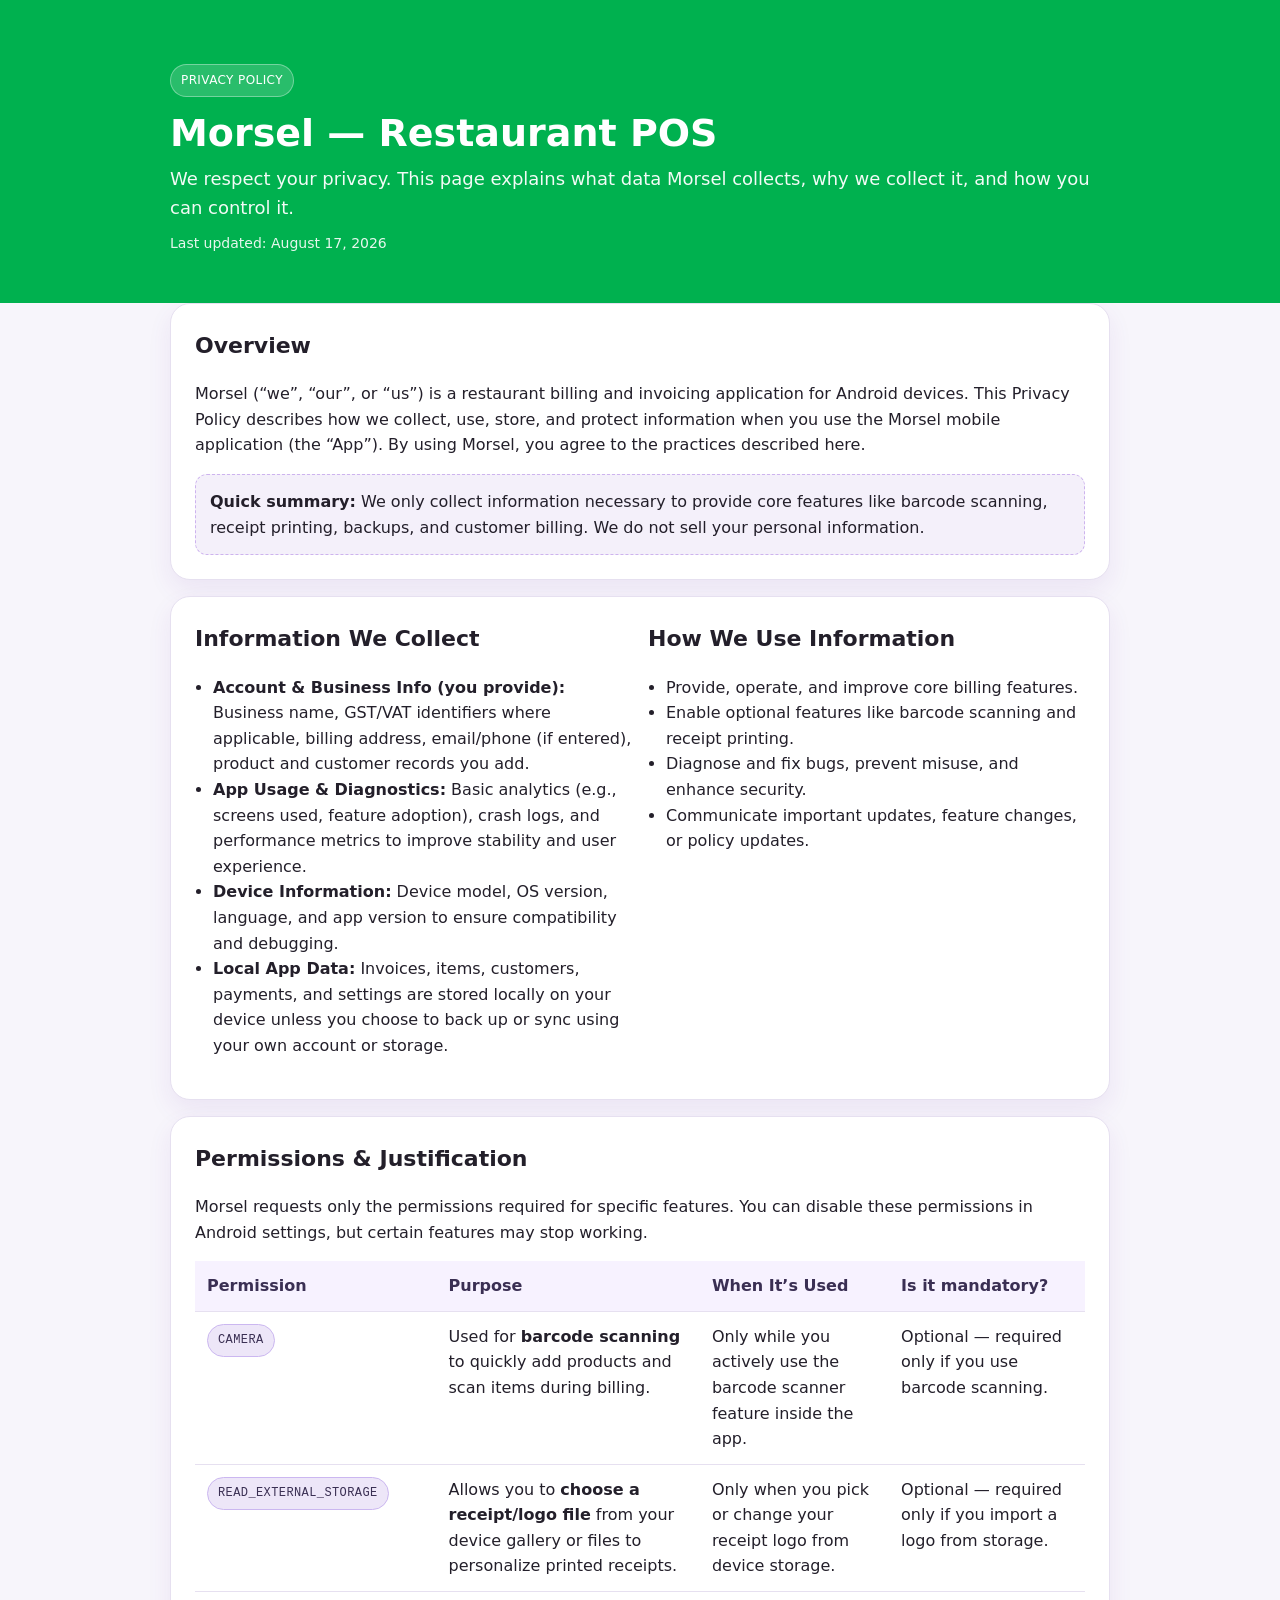
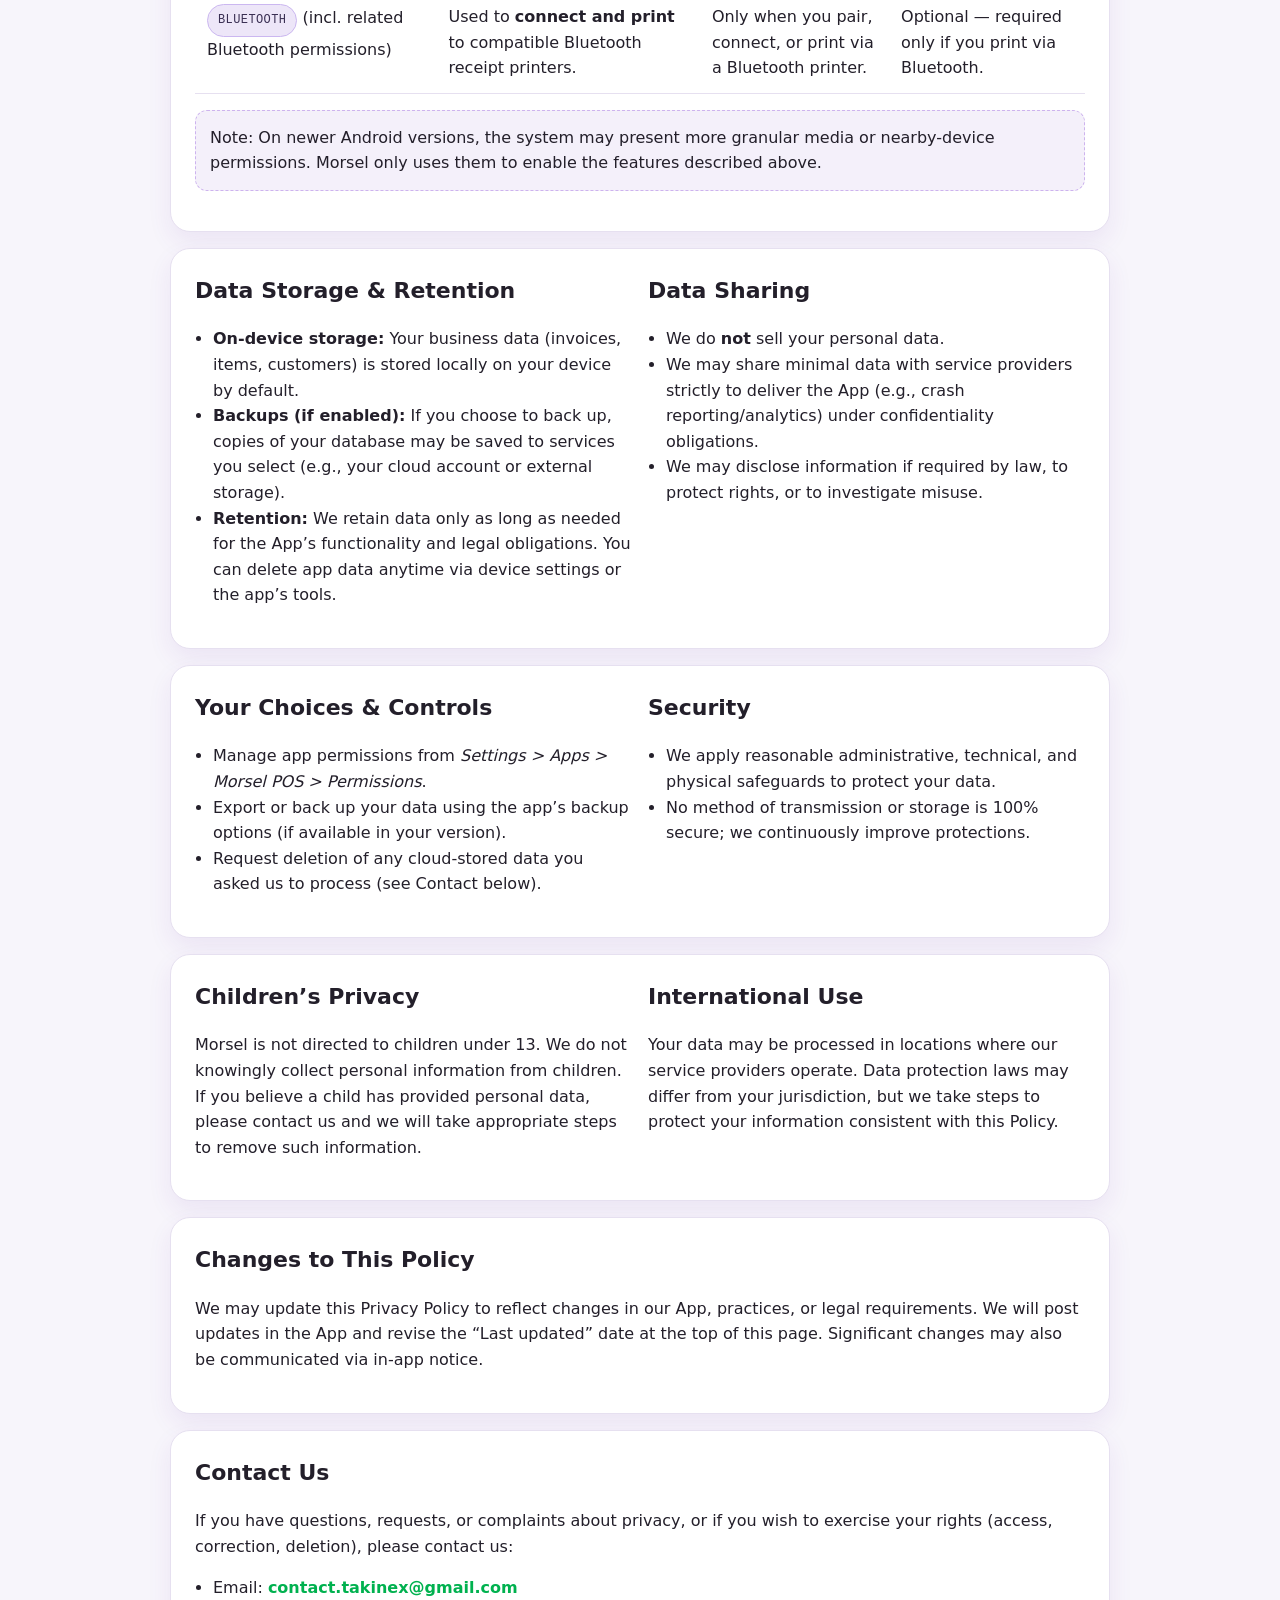
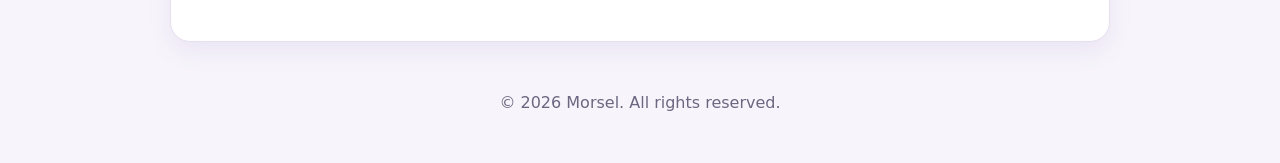
<file: privacy-policy.html>
<!DOCTYPE html>
<html lang="en">
<head>
  <meta charset="utf-8" />
  <meta name="viewport" content="width=device-width, initial-scale=1" />
  <title>Morsel — Privacy Policy</title>
  <style>
    :root {
      --primary: #00b14f;
      --primary-600: #00b14f;
      --primary-700: #00b14f;
      --bg: #f7f5fb;
      --card: #ffffff;
      --text: #231f2a;
      --muted: #6b6780;
      --border: #e6e0f0;
      --success: #1e7f4d;
      --warn: #a15a2c;
    }
    * { box-sizing: border-box; }
    html, body { margin: 0; padding: 0; background: var(--bg); color: var(--text); font-family: system-ui, -apple-system, Segoe UI, Roboto, Ubuntu, Cantarell, Noto Sans, Helvetica Neue, Arial, sans-serif; line-height: 1.6; }
    a { color: var(--primary); text-decoration: none; }
    a:hover { text-decoration: underline; }
    header.hero {
      background: radial-gradient(1200px 600px at 10% 0%, #00b14f 0%, var(--primary) 35%, var(--primary-700) 100%);
      color: #fff;
      padding: 64px 20px 48px;
      position: relative;
      overflow: hidden;
    }
    .container { max-width: 980px; margin: 0 auto; padding: 0 20px; }
    .badge { display: inline-block; background: rgba(255,255,255,0.16); border: 1px solid rgba(255,255,255,0.35); color:#fff; padding: 6px 10px; border-radius: 999px; font-size: 12px; letter-spacing:.4px; text-transform: uppercase; }
    h1 { margin: 14px 0 8px; font-size: 38px; line-height: 1.2; }
    p.lead { margin: 0; font-size: 18px; opacity: .95; }
    .updated { margin-top: 10px; font-size: 14px; opacity: .9; }
    main { margin-top: -28px; }
    section.card { background: var(--card); border: 1px solid var(--border); border-radius: 20px; padding: 24px; box-shadow: 0 10px 24px rgba(100,44,161,0.08); margin-bottom: 16px; }
    section.card h2 { margin-top: 0; font-size: 22px; }
    .kicker { display: flex; align-items: center; gap: 8px; color: var(--muted); font-size: 14px; }
    .grid { display: grid; gap: 16px; }
    @media (min-width: 900px) {
      .grid-2 { grid-template-columns: 1fr 1fr; }
      .grid-3 { grid-template-columns: repeat(3, 1fr); }
    }
    .list { padding-left: 18px; }
    .notice { background: #f4f0fa; border: 1px dashed #cdb3ee; padding: 14px; border-radius: 12px; }
    .table-wrap { overflow-x: auto; }
    table { width: 100%; border-collapse: collapse; background: #fff; }
    th, td { text-align: left; padding: 12px; border-bottom: 1px solid var(--border); vertical-align: top; }
    th { background: #f7f2ff; color:#3a2f53; }
    code.badge { background: #ede6f8; color: #3a2f53; border-color: #cbb7f0; }
    footer { text-align: center; color: var(--muted); padding: 32px 0 48px; }
    .brand { display:flex; align-items:center; gap:10px; }
    .brand .logo { width:36px; height:36px; border-radius:10px; background: linear-gradient(135deg, #7b44bb, #642ca1); display:flex; align-items:center; justify-content:center; color:#fff; font-weight:700; }
    .sr-only { position:absolute; width:1px; height:1px; margin:-1px; padding:0; overflow:hidden; clip:rect(0,0,0,0); border:0; }
  </style>
</head>
<body>
  <header class="hero">
    <div class="container">
      <div class="brand">
        
        <div>
          <div class="badge">Privacy Policy</div>
          <h1>Morsel — Restaurant POS</h1>
        </div>
      </div>
      <p class="lead">We respect your privacy. This page explains what data Morsel collects, why we collect it, and how you can control it.</p>
      <div class="updated">Last updated: August 17, 2026</div>
    </div>
  </header>

  <main class="container">
    <section class="card">
      <h2>Overview</h2>
      <p>Morsel (“we”, “our”, or “us”) is a restaurant billing and invoicing application for Android devices. This Privacy Policy describes how we collect, use, store, and protect information when you use the Morsel mobile application (the “App”). By using Morsel, you agree to the practices described here.</p>
      <div class="notice">
        <strong>Quick summary:</strong> We only collect information necessary to provide core features like barcode scanning, receipt printing, backups, and customer billing. We do not sell your personal information.
      </div>
    </section>

    <section class="card grid grid-2">
      <div>
        <h2>Information We Collect</h2>
        <ul class="list">
          <li><strong>Account & Business Info (you provide):</strong> Business name, GST/VAT identifiers where applicable, billing address, email/phone (if entered), product and customer records you add.</li>
          <li><strong>App Usage & Diagnostics:</strong> Basic analytics (e.g., screens used, feature adoption), crash logs, and performance metrics to improve stability and user experience.</li>
          <li><strong>Device Information:</strong> Device model, OS version, language, and app version to ensure compatibility and debugging.</li>
          <li><strong>Local App Data:</strong> Invoices, items, customers, payments, and settings are stored locally on your device unless you choose to back up or sync using your own account or storage.</li>
        </ul>
      </div>
      <div>
        <h2>How We Use Information</h2>
        <ul class="list">
          <li>Provide, operate, and improve core billing features.</li>
          <li>Enable optional features like barcode scanning and receipt printing.</li>
          <li>Diagnose and fix bugs, prevent misuse, and enhance security.</li>
          <li>Communicate important updates, feature changes, or policy updates.</li>
        </ul>
      </div>
    </section>

    <section class="card">
      <h2>Permissions & Justification</h2>
      <p>Morsel requests only the permissions required for specific features. You can disable these permissions in Android settings, but certain features may stop working.</p>
      <div class="table-wrap">
        <table aria-label="Permissions we request and why">
          <thead>
            <tr>
              <th>Permission</th>
              <th>Purpose</th>
              <th>When It’s Used</th>
              <th>Is it mandatory?</th>
            </tr>
          </thead>
          <tbody>
            <tr>
              <td><code class="badge">CAMERA</code></td>
              <td>Used for <strong>barcode scanning</strong> to quickly add products and scan items during billing.</td>
              <td>Only while you actively use the barcode scanner feature inside the app.</td>
              <td>Optional — required only if you use barcode scanning.</td>
            </tr>
            <tr>
              <td><code class="badge">READ_EXTERNAL_STORAGE</code></td>
              <td>Allows you to <strong>choose a receipt/logo file</strong> from your device gallery or files to personalize printed receipts.</td>
              <td>Only when you pick or change your receipt logo from device storage.</td>
              <td>Optional — required only if you import a logo from storage.</td>
            </tr>
            <tr>
              <td><code class="badge">BLUETOOTH</code> (incl. related Bluetooth permissions)</td>
              <td>Used to <strong>connect and print</strong> to compatible Bluetooth receipt printers.</td>
              <td>Only when you pair, connect, or print via a Bluetooth printer.</td>
              <td>Optional — required only if you print via Bluetooth.</td>
            </tr>
          </tbody>
        </table>
      </div>
      <p class="notice">Note: On newer Android versions, the system may present more granular media or nearby-device permissions. Morsel only uses them to enable the features described above.</p>
    </section>

    <section class="card grid grid-2">
      <div>
        <h2>Data Storage & Retention</h2>
        <ul class="list">
          <li><strong>On-device storage:</strong> Your business data (invoices, items, customers) is stored locally on your device by default.</li>
          <li><strong>Backups (if enabled):</strong> If you choose to back up, copies of your database may be saved to services you select (e.g., your cloud account or external storage).</li>
          <li><strong>Retention:</strong> We retain data only as long as needed for the App’s functionality and legal obligations. You can delete app data anytime via device settings or the app’s tools.</li>
        </ul>
      </div>
      <div>
        <h2>Data Sharing</h2>
        <ul class="list">
          <li>We do <strong>not</strong> sell your personal data.</li>
          <li>We may share minimal data with service providers strictly to deliver the App (e.g., crash reporting/analytics) under confidentiality obligations.</li>
          <li>We may disclose information if required by law, to protect rights, or to investigate misuse.</li>
        </ul>
      </div>
    </section>

    <section class="card grid grid-2">
      <div>
        <h2>Your Choices & Controls</h2>
        <ul class="list">
          <li>Manage app permissions from <em>Settings &gt; Apps &gt; Morsel POS &gt; Permissions</em>.</li>
          <li>Export or back up your data using the app’s backup options (if available in your version).</li>
          <li>Request deletion of any cloud-stored data you asked us to process (see Contact below).</li>
        </ul>
      </div>
      <div>
        <h2>Security</h2>
        <ul class="list">
          <li>We apply reasonable administrative, technical, and physical safeguards to protect your data.</li>
          <li>No method of transmission or storage is 100% secure; we continuously improve protections.</li>
        </ul>
      </div>
    </section>

    <section class="card grid grid-2">
      <div>
        <h2>Children’s Privacy</h2>
        <p>Morsel is not directed to children under 13. We do not knowingly collect personal information from children. If you believe a child has provided personal data, please contact us and we will take appropriate steps to remove such information.</p>
      </div>
      <div>
        <h2>International Use</h2>
        <p>Your data may be processed in locations where our service providers operate. Data protection laws may differ from your jurisdiction, but we take steps to protect your information consistent with this Policy.</p>
      </div>
    </section>

    <section class="card">
      <h2>Changes to This Policy</h2>
      <p>We may update this Privacy Policy to reflect changes in our App, practices, or legal requirements. We will post updates in the App and revise the “Last updated” date at the top of this page. Significant changes may also be communicated via in-app notice.</p>
    </section>

    <section class="card">
      <h2>Contact Us</h2>
      <p>If you have questions, requests, or complaints about privacy, or if you wish to exercise your rights (access, correction, deletion), please contact us:</p>
      <ul class="list">
        <li>Email: <strong><a href="mailto:contact.takinex@gmail.com">contact.takinex@gmail.com</a></strong></li>
       
      </ul>
    </section>

    <footer>
      © 2026 Morsel. All rights reserved.
    </footer>
  </main>
</body>
</html>
</file>
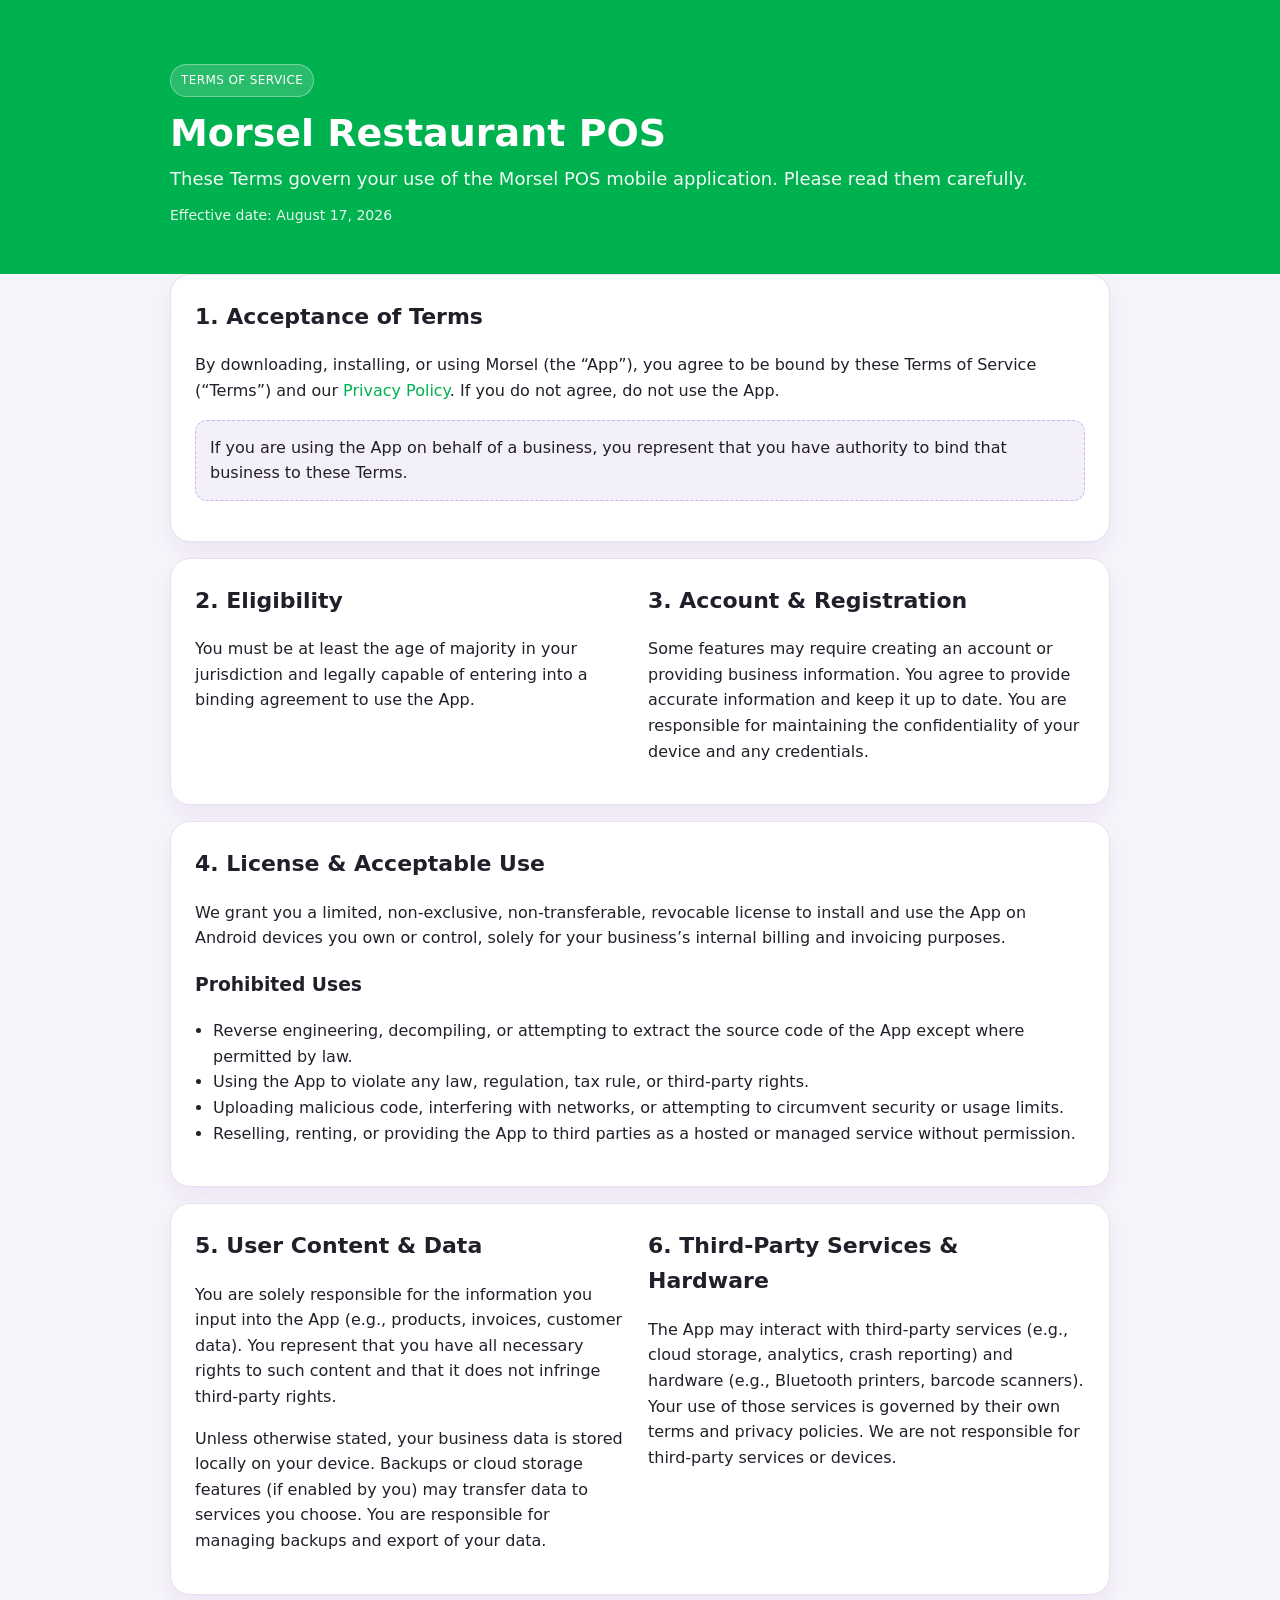
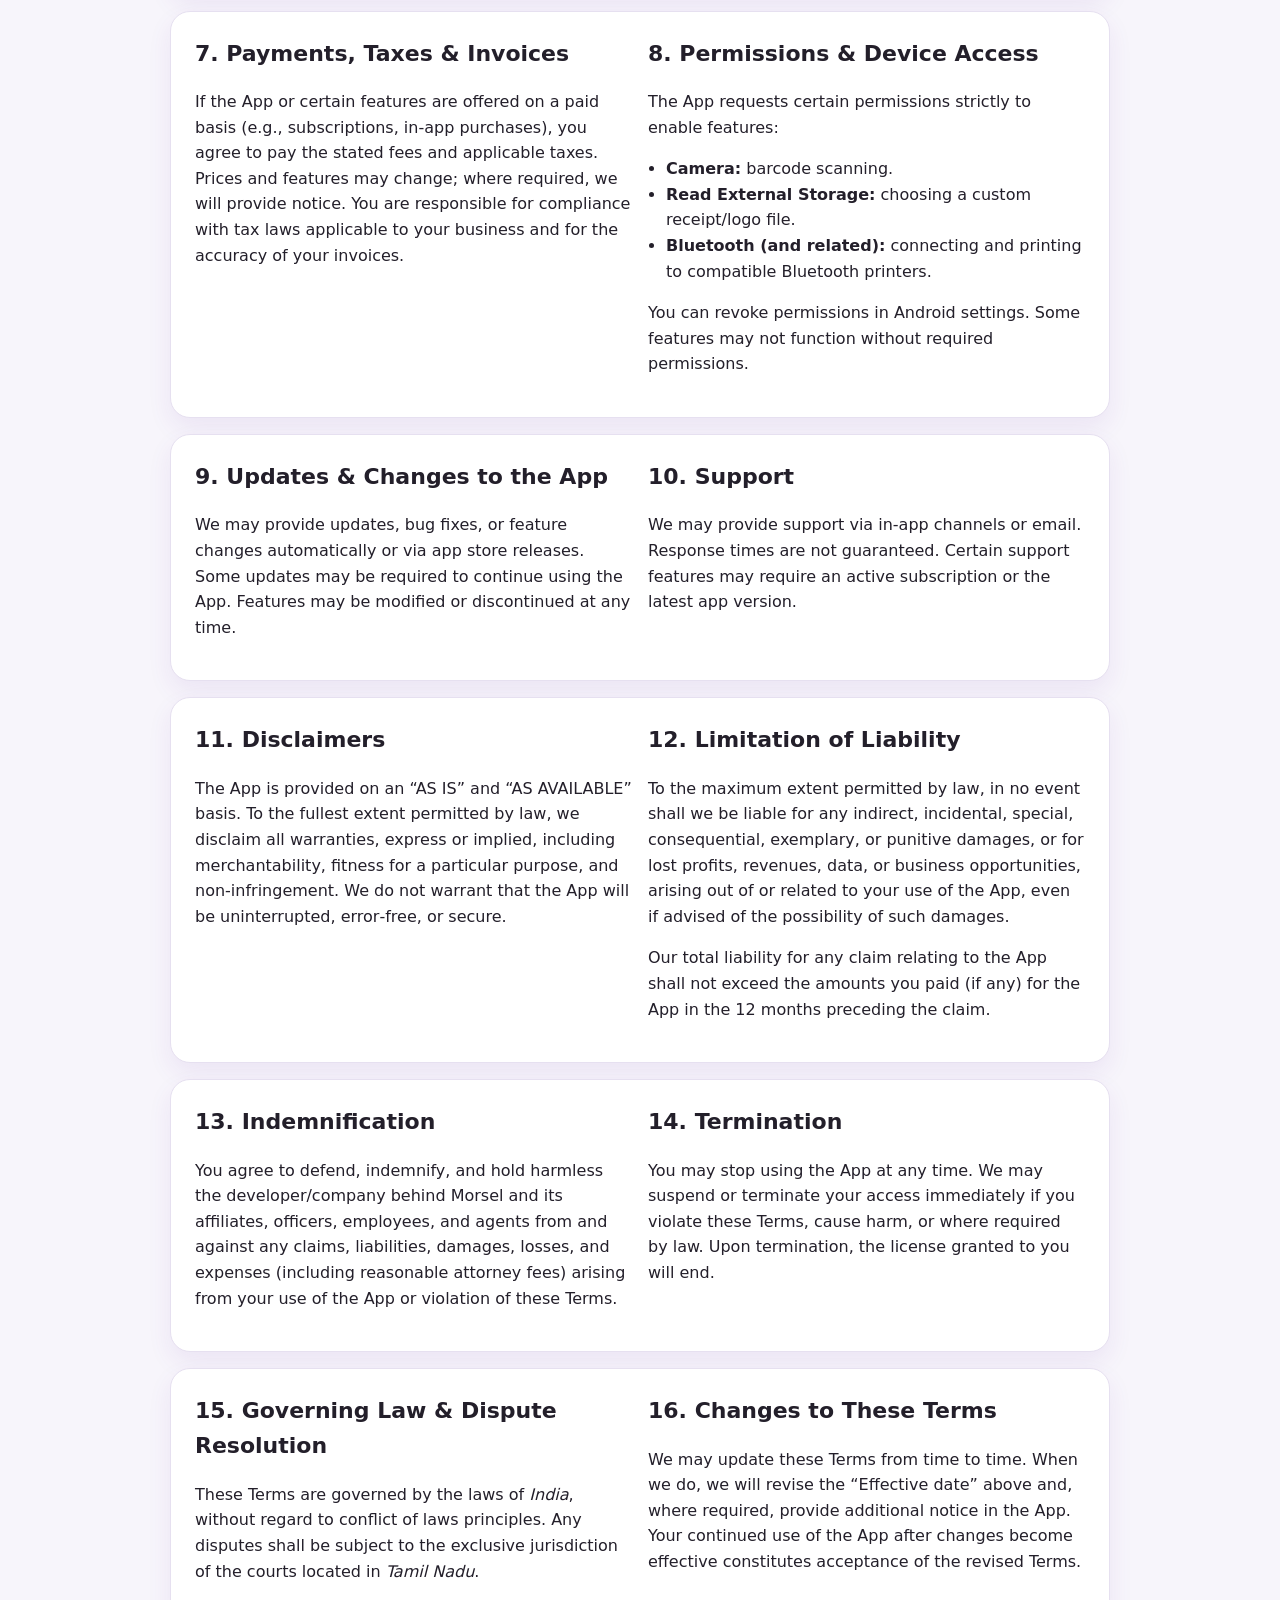
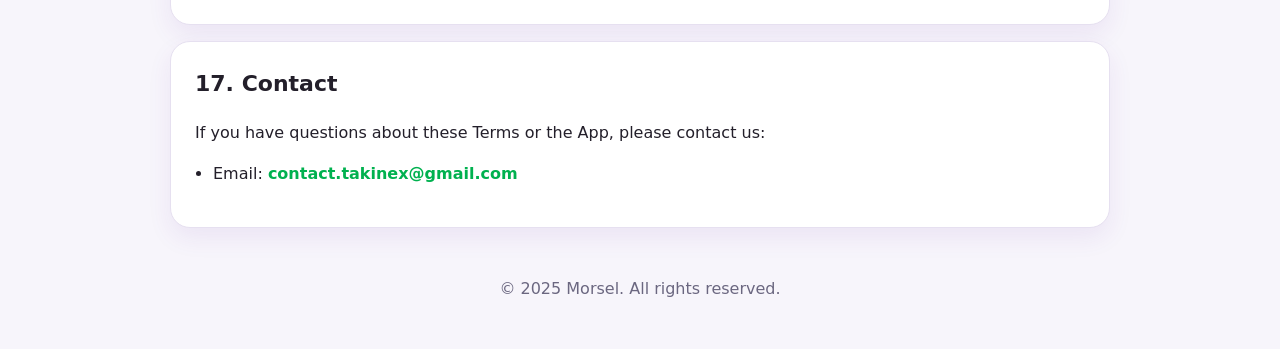
<file: terms-of-service.html>
<!DOCTYPE html>
<html lang="en">
<head>
  <meta charset="utf-8" />
  <meta name="viewport" content="width=device-width, initial-scale=1" />
  <title>Morsel — Terms of Service</title>
  <style>
    :root {
      --primary: #00b14f;
      --primary-600: #00b14f;
      --primary-700: #00b14f;
      --bg: #f7f5fb;
      --card: #ffffff;
      --text: #231f2a;
      --muted: #6b6780;
      --border: #e6e0f0;
      --success: #1e7f4d;
      --warn: #a15a2c;
    }
    * { box-sizing: border-box; }
    html, body { margin: 0; padding: 0; background: var(--bg); color: var(--text); font-family: system-ui, -apple-system, Segoe UI, Roboto, Ubuntu, Cantarell, Noto Sans, Helvetica Neue, Arial, sans-serif; line-height: 1.6; }
    a { color: var(--primary); text-decoration: none; }
    a:hover { text-decoration: underline; }
    header.hero {
      background: radial-gradient(1200px 600px at 10% 0%, #00b14f 0%, var(--primary) 35%, var(--primary-700) 100%);
      color: #fff;
      padding: 64px 20px 48px;
      position: relative;
      overflow: hidden;
    }
    .container { max-width: 980px; margin: 0 auto; padding: 0 20px; }
    .badge { display: inline-block; background: rgba(255,255,255,0.16); border: 1px solid rgba(255,255,255,0.35); color:#fff; padding: 6px 10px; border-radius: 999px; font-size: 12px; letter-spacing:.4px; text-transform: uppercase; }
    h1 { margin: 14px 0 8px; font-size: 38px; line-height: 1.2; }
    p.lead { margin: 0; font-size: 18px; opacity: .95; }
    .updated { margin-top: 10px; font-size: 14px; opacity: .9; }
    main { margin-top: -28px; }
    section.card { background: var(--card); border: 1px solid var(--border); border-radius: 20px; padding: 24px; box-shadow: 0 10px 24px rgba(100,44,161,0.08); margin-bottom: 16px; }
    section.card h2 { margin-top: 0; font-size: 22px; }
    .kicker { display: flex; align-items: center; gap: 8px; color: var(--muted); font-size: 14px; }
    .grid { display: grid; gap: 16px; }
    @media (min-width: 900px) {
      .grid-2 { grid-template-columns: 1fr 1fr; }
      .grid-3 { grid-template-columns: repeat(3, 1fr); }
    }
    .list { padding-left: 18px; }
    .notice { background: #f4f0fa; border: 1px dashed #cdb3ee; padding: 14px; border-radius: 12px; }
    .table-wrap { overflow-x: auto; }
    footer { text-align: center; color: var(--muted); padding: 32px 0 48px; }
    .brand { display:flex; align-items:center; gap:10px; }
    .brand .logo { width:36px; height:36px; border-radius:10px; background: linear-gradient(135deg, #7b44bb, #642ca1); display:flex; align-items:center; justify-content:center; color:#fff; font-weight:700; }
  </style>
</head>
<body>
  <header class="hero">
    <div class="container">
      <div class="brand">
      
        <div>
          <div class="badge">Terms of Service</div>
          <h1>Morsel Restaurant POS</h1>
        </div>
      </div>
      <p class="lead">These Terms govern your use of the Morsel POS mobile application. Please read them carefully.</p>
      <div class="updated">Effective date: August 17, 2026</div>
    </div>
  </header>

  <main class="container">
    <section class="card">
      <h2>1. Acceptance of Terms</h2>
      <p>By downloading, installing, or using Morsel (the “App”), you agree to be bound by these Terms of Service (“Terms”) and our <a href="privacy-policy.html">Privacy Policy</a>. If you do not agree, do not use the App.</p>
      <p class="notice">If you are using the App on behalf of a business, you represent that you have authority to bind that business to these Terms.</p>
    </section>

    <section class="card grid grid-2">
      <div>
        <h2>2. Eligibility</h2>
        <p>You must be at least the age of majority in your jurisdiction and legally capable of entering into a binding agreement to use the App.</p>
      </div>
      <div>
        <h2>3. Account & Registration</h2>
        <p>Some features may require creating an account or providing business information. You agree to provide accurate information and keep it up to date. You are responsible for maintaining the confidentiality of your device and any credentials.</p>
      </div>
    </section>

    <section class="card">
      <h2>4. License & Acceptable Use</h2>
      <p>We grant you a limited, non-exclusive, non-transferable, revocable license to install and use the App on Android devices you own or control, solely for your business’s internal billing and invoicing purposes.</p>
      <h3>Prohibited Uses</h3>
      <ul class="list">
        <li>Reverse engineering, decompiling, or attempting to extract the source code of the App except where permitted by law.</li>
        <li>Using the App to violate any law, regulation, tax rule, or third-party rights.</li>
        <li>Uploading malicious code, interfering with networks, or attempting to circumvent security or usage limits.</li>
        <li>Reselling, renting, or providing the App to third parties as a hosted or managed service without permission.</li>
      </ul>
    </section>

    <section class="card grid grid-2">
      <div>
        <h2>5. User Content & Data</h2>
        <p>You are solely responsible for the information you input into the App (e.g., products, invoices, customer data). You represent that you have all necessary rights to such content and that it does not infringe third-party rights.</p>
        <p>Unless otherwise stated, your business data is stored locally on your device. Backups or cloud storage features (if enabled by you) may transfer data to services you choose. You are responsible for managing backups and export of your data.</p>
      </div>
      <div>
        <h2>6. Third‑Party Services & Hardware</h2>
        <p>The App may interact with third‑party services (e.g., cloud storage, analytics, crash reporting) and hardware (e.g., Bluetooth printers, barcode scanners). Your use of those services is governed by their own terms and privacy policies. We are not responsible for third‑party services or devices.</p>
      </div>
    </section>

    <section class="card grid grid-2">
      <div>
        <h2>7. Payments, Taxes & Invoices</h2>
        <p>If the App or certain features are offered on a paid basis (e.g., subscriptions, in‑app purchases), you agree to pay the stated fees and applicable taxes. Prices and features may change; where required, we will provide notice. You are responsible for compliance with tax laws applicable to your business and for the accuracy of your invoices.</p>
      </div>
      <div>
        <h2>8. Permissions & Device Access</h2>
        <p>The App requests certain permissions strictly to enable features:</p>
        <ul class="list">
          <li><strong>Camera:</strong> barcode scanning.</li>
          <li><strong>Read External Storage:</strong> choosing a custom receipt/logo file.</li>
          <li><strong>Bluetooth (and related):</strong> connecting and printing to compatible Bluetooth printers.</li>
        </ul>
        <p>You can revoke permissions in Android settings. Some features may not function without required permissions.</p>
      </div>
    </section>

    <section class="card grid grid-2">
      <div>
        <h2>9. Updates & Changes to the App</h2>
        <p>We may provide updates, bug fixes, or feature changes automatically or via app store releases. Some updates may be required to continue using the App. Features may be modified or discontinued at any time.</p>
      </div>
      <div>
        <h2>10. Support</h2>
        <p>We may provide support via in‑app channels or email. Response times are not guaranteed. Certain support features may require an active subscription or the latest app version.</p>
      </div>
    </section>

    <section class="card grid grid-2">
      <div>
        <h2>11. Disclaimers</h2>
        <p>The App is provided on an “AS IS” and “AS AVAILABLE” basis. To the fullest extent permitted by law, we disclaim all warranties, express or implied, including merchantability, fitness for a particular purpose, and non‑infringement. We do not warrant that the App will be uninterrupted, error‑free, or secure.</p>
      </div>
      <div>
        <h2>12. Limitation of Liability</h2>
        <p>To the maximum extent permitted by law, in no event shall we be liable for any indirect, incidental, special, consequential, exemplary, or punitive damages, or for lost profits, revenues, data, or business opportunities, arising out of or related to your use of the App, even if advised of the possibility of such damages.</p>
        <p>Our total liability for any claim relating to the App shall not exceed the amounts you paid (if any) for the App in the 12 months preceding the claim.</p>
      </div>
    </section>

    <section class="card grid grid-2">
      <div>
        <h2>13. Indemnification</h2>
        <p>You agree to defend, indemnify, and hold harmless the developer/company behind Morsel and its affiliates, officers, employees, and agents from and against any claims, liabilities, damages, losses, and expenses (including reasonable attorney fees) arising from your use of the App or violation of these Terms.</p>
      </div>
      <div>
        <h2>14. Termination</h2>
        <p>You may stop using the App at any time. We may suspend or terminate your access immediately if you violate these Terms, cause harm, or where required by law. Upon termination, the license granted to you will end.</p>
      </div>
    </section>

    <section class="card grid grid-2">
      <div>
        <h2>15. Governing Law & Dispute Resolution</h2>
        <p>These Terms are governed by the laws of <em>India</em>, without regard to conflict of laws principles. Any disputes shall be subject to the exclusive jurisdiction of the courts located in <em>Tamil Nadu</em>.</p>
      </div>
      <div>
        <h2>16. Changes to These Terms</h2>
        <p>We may update these Terms from time to time. When we do, we will revise the “Effective date” above and, where required, provide additional notice in the App. Your continued use of the App after changes become effective constitutes acceptance of the revised Terms.</p>
      </div>
    </section>

    <section class="card">
      <h2>17. Contact</h2>
      <p>If you have questions about these Terms or the App, please contact us:</p>
      <ul class="list">
        <li>Email: <strong><a href="mailto:contact.takinex@gmail.com">contact.takinex@gmail.com</a></strong></li>
      </ul>
    </section>

    <footer>
      © 2025 Morsel. All rights reserved.
    </footer>
  </main>
</body>
</html>
</file>
